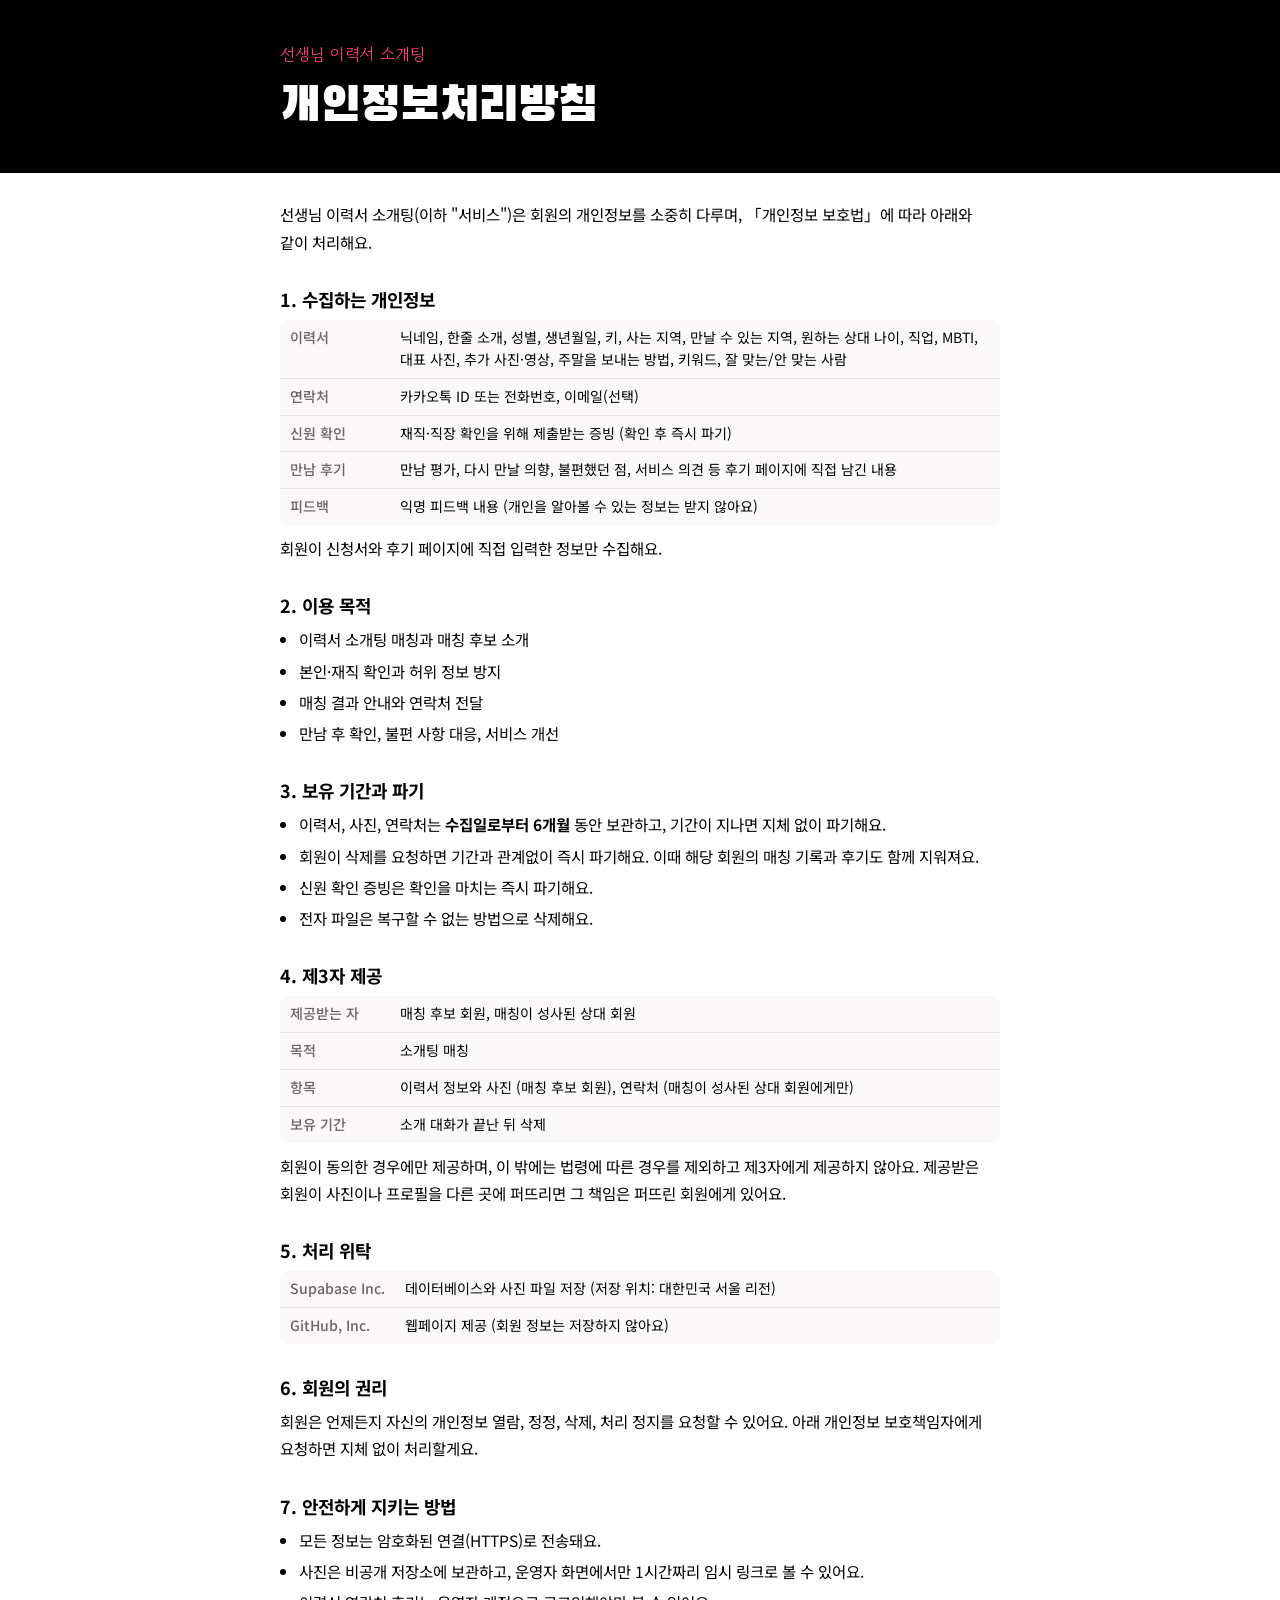
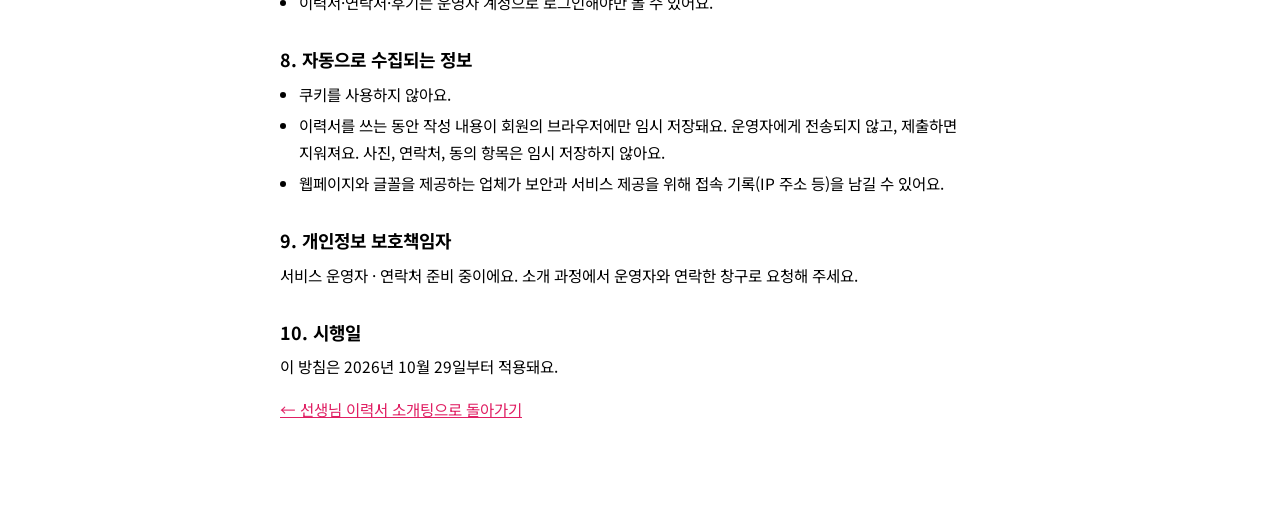
<file: privacy.html>
<!doctype html>
<html lang="ko">
<head>
  <meta charset="utf-8">
  <meta name="viewport" content="width=device-width, initial-scale=1">
  <title>개인정보처리방침 · 선생님 이력서 소개팅</title>
  <link rel="preconnect" href="https://fonts.googleapis.com">
  <link rel="preconnect" href="https://fonts.gstatic.com" crossorigin>
  <link href="https://fonts.googleapis.com/css2?family=Black+Han+Sans&family=Gowun+Dodum&family=Noto+Sans+KR:wght@400;500;700&display=swap" rel="stylesheet">
  <link rel="stylesheet" href="styles.css">
</head>
<body class="policy-page">
  <header class="review-head">
    <div class="wrap">
      <p class="hero-brand"><a href="./" class="brand-link">선생님 이력서 소개팅</a></p>
      <h1 class="review-title">개인정보처리방침</h1>
    </div>
  </header>

  <main class="wrap policy">
    <p>선생님 이력서 소개팅(이하 "서비스")은 회원의 개인정보를 소중히 다루며, 「개인정보 보호법」에 따라 아래와 같이 처리해요.</p>

    <h2>1. 수집하는 개인정보</h2>
    <table class="consent-table">
      <tr><th scope="row">이력서</th><td>닉네임, 한줄 소개, 성별, 생년월일, 키, 사는 지역, 만날 수 있는 지역, 원하는 상대 나이, 직업, MBTI, 대표 사진, 추가 사진·영상, 주말을 보내는 방법, 키워드, 잘 맞는/안 맞는 사람</td></tr>
      <tr><th scope="row">연락처</th><td>카카오톡 ID 또는 전화번호, 이메일(선택)</td></tr>
      <tr><th scope="row">신원 확인</th><td>재직·직장 확인을 위해 제출받는 증빙 (확인 후 즉시 파기)</td></tr>
      <tr><th scope="row">만남 후기</th><td>만남 평가, 다시 만날 의향, 불편했던 점, 서비스 의견 등 후기 페이지에 직접 남긴 내용</td></tr>
      <tr><th scope="row">피드백</th><td>익명 피드백 내용 (개인을 알아볼 수 있는 정보는 받지 않아요)</td></tr>
    </table>
    <p>회원이 신청서와 후기 페이지에 직접 입력한 정보만 수집해요.</p>

    <h2>2. 이용 목적</h2>
    <ul>
      <li>이력서 소개팅 매칭과 매칭 후보 소개</li>
      <li>본인·재직 확인과 허위 정보 방지</li>
      <li>매칭 결과 안내와 연락처 전달</li>
      <li>만남 후 확인, 불편 사항 대응, 서비스 개선</li>
    </ul>

    <h2>3. 보유 기간과 파기</h2>
    <ul>
      <li>이력서, 사진, 연락처는 <b>수집일로부터 6개월</b> 동안 보관하고, 기간이 지나면 지체 없이 파기해요.</li>
      <li>회원이 삭제를 요청하면 기간과 관계없이 즉시 파기해요. 이때 해당 회원의 매칭 기록과 후기도 함께 지워져요.</li>
      <li>신원 확인 증빙은 확인을 마치는 즉시 파기해요.</li>
      <li>전자 파일은 복구할 수 없는 방법으로 삭제해요.</li>
    </ul>

    <h2>4. 제3자 제공</h2>
    <table class="consent-table">
      <tr><th scope="row">제공받는 자</th><td>매칭 후보 회원, 매칭이 성사된 상대 회원</td></tr>
      <tr><th scope="row">목적</th><td>소개팅 매칭</td></tr>
      <tr><th scope="row">항목</th><td>이력서 정보와 사진 (매칭 후보 회원), 연락처 (매칭이 성사된 상대 회원에게만)</td></tr>
      <tr><th scope="row">보유 기간</th><td>소개 대화가 끝난 뒤 삭제</td></tr>
    </table>
    <p>회원이 동의한 경우에만 제공하며, 이 밖에는 법령에 따른 경우를 제외하고 제3자에게 제공하지 않아요. 제공받은 회원이 사진이나 프로필을 다른 곳에 퍼뜨리면 그 책임은 퍼뜨린 회원에게 있어요.</p>

    <h2>5. 처리 위탁</h2>
    <table class="consent-table">
      <tr><th scope="row">Supabase Inc.</th><td>데이터베이스와 사진 파일 저장 (저장 위치: 대한민국 서울 리전)</td></tr>
      <tr><th scope="row">GitHub, Inc.</th><td>웹페이지 제공 (회원 정보는 저장하지 않아요)</td></tr>
    </table>

    <h2>6. 회원의 권리</h2>
    <p>회원은 언제든지 자신의 개인정보 열람, 정정, 삭제, 처리 정지를 요청할 수 있어요. 아래 개인정보 보호책임자에게 요청하면 지체 없이 처리할게요.</p>

    <h2>7. 안전하게 지키는 방법</h2>
    <ul>
      <li>모든 정보는 암호화된 연결(HTTPS)로 전송돼요.</li>
      <li>사진은 비공개 저장소에 보관하고, 운영자 화면에서만 1시간짜리 임시 링크로 볼 수 있어요.</li>
      <li>이력서·연락처·후기는 운영자 계정으로 로그인해야만 볼 수 있어요.</li>
    </ul>

    <h2>8. 자동으로 수집되는 정보</h2>
    <ul>
      <li>쿠키를 사용하지 않아요.</li>
      <li>이력서를 쓰는 동안 작성 내용이 회원의 브라우저에만 임시 저장돼요. 운영자에게 전송되지 않고, 제출하면 지워져요. 사진, 연락처, 동의 항목은 임시 저장하지 않아요.</li>
      <li>웹페이지와 글꼴을 제공하는 업체가 보안과 서비스 제공을 위해 접속 기록(IP 주소 등)을 남길 수 있어요.</li>
    </ul>

    <h2>9. 개인정보 보호책임자</h2>
    <p>서비스 운영자 · <span id="privacy-contact">연락처 준비 중이에요. 소개 과정에서 운영자와 연락한 창구로 요청해 주세요.</span></p>

    <h2>10. 시행일</h2>
    <p>이 방침은 2026년 10월 29일부터 적용돼요.</p>

    <p><a href="./" class="inline-link">← 선생님 이력서 소개팅으로 돌아가기</a></p>
  </main>

  <script src="config.js"></script>
  <script>
    (function () {
      var c = (window.APP_CONFIG || {}).PRIVACY_CONTACT;
      if (c) document.getElementById("privacy-contact").textContent = "문의: " + c;
    })();
  </script>
</body>
</html>
</file>
<file: styles.css>
:root {
  --ink: #000000;
  --paper: #ffffff;
  --pink: #ff3b7f;
  --pink-deep: #e01f63;
  --blush: #ffe6ef;
  --line: #e4dfe2;
  --muted: #6b6468;
  --error: #c4122f;
  --radius-pill: 999px;
  --radius-field: 10px;
  --display: "Black Han Sans", "Noto Sans KR", sans-serif;
  --body: "Noto Sans KR", system-ui, sans-serif;
  --soft: "Gowun Dodum", "Noto Sans KR", sans-serif;
}

*, *::before, *::after { box-sizing: border-box; }
[hidden] { display: none !important; }

html { scroll-behavior: smooth; }
@media (prefers-reduced-motion: reduce) { html { scroll-behavior: auto; } }

body {
  margin: 0;
  background: var(--paper);
  color: var(--ink);
  font-family: var(--body);
  font-size: 17px;
  line-height: 1.75;
  word-break: keep-all;
  -webkit-font-smoothing: antialiased;
}

h1, h2, h3 { margin: 0; line-height: 1.25; }
h2 { font-size: 1.5rem; font-weight: 700; margin-bottom: 1rem; }
p { margin: 0 0 1rem; }

.wrap { width: min(100% - 32px, 720px); margin-inline: auto; }

.skip {
  position: absolute; left: 16px; top: -48px;
  background: var(--pink); color: #fff; padding: 8px 14px; border-radius: 8px;
  z-index: 10;
}
.skip:focus { top: 16px; }

.sr-only {
  position: absolute; width: 1px; height: 1px; overflow: hidden;
  clip: rect(0 0 0 0); white-space: nowrap;
}

:focus-visible { outline: 3px solid var(--pink); outline-offset: 3px; }

/* ---------- Hero ---------- */
.hero {
  background: var(--ink);
  color: var(--paper);
  padding: clamp(48px, 10vw, 112px) 0 clamp(56px, 10vw, 120px);
}
.hero-inner { width: min(100% - 32px, 720px); margin-inline: auto; }
.hero-brand {
  font-family: var(--soft);
  color: var(--pink);
  font-size: 1.05rem;
  margin-bottom: 1.5rem;
}
.hero-title {
  font-family: var(--display);
  font-weight: 400;
  font-size: clamp(2.6rem, 9vw, 4.75rem);
  line-height: 1.12;
  letter-spacing: -0.01em;
  margin-bottom: 2.5rem;
}
.hero-cta { font-size: 1.1rem; }

/* ---------- Buttons ---------- */
.btn {
  display: inline-flex; align-items: center; justify-content: center;
  min-height: 48px; padding: 0 26px;
  border-radius: var(--radius-pill);
  border: 2px solid transparent;
  font: 700 1rem var(--body);
  text-decoration: none; cursor: pointer;
}
.btn-pink { background: var(--pink); color: #fff; }
.btn-pink:hover { background: var(--pink-deep); }
.btn-dark { background: var(--ink); color: #fff; }
.btn-ghost { background: transparent; color: var(--ink); border-color: var(--ink); }
.btn[disabled] { opacity: .55; cursor: progress; }

/* ---------- Intro ---------- */
.intro { padding: 64px 0 24px; }
.lead { font-size: 1.25rem; font-weight: 500; }

.two-col {
  display: grid; gap: 40px;
  padding: 32px 0;
}
@media (min-width: 720px) { .two-col { grid-template-columns: 1fr 1fr; } }

.who { margin: 0; }
.who dt { font-weight: 700; color: var(--pink-deep); }
.who dd { margin: 0 0 1rem; }

.howto { margin: 0; padding: 0; list-style: none; counter-reset: step; }
.howto li {
  counter-increment: step;
  position: relative; padding-left: 44px; margin-bottom: 1rem;
}
.howto li::before {
  content: counter(step);
  position: absolute; left: 0; top: 2px;
  width: 30px; height: 30px; border-radius: 50%;
  background: var(--ink); color: #fff;
  font: 400 1rem/30px var(--display); text-align: center;
}
.howto strong { display: block; }

.caution { padding: 0 0 72px; }
.caution-lead { color: var(--muted); margin: -4px 0 16px; }
.caution ol { margin: 0; padding: 0; list-style: none; counter-reset: caution; }
.caution li {
  counter-increment: caution;
  position: relative;
  padding: 16px 0 16px 44px;
  border-bottom: 1px solid var(--line);
  line-height: 1.7;
}
.caution li::before {
  content: counter(caution);
  position: absolute; left: 0; top: 16px;
  width: 28px; height: 28px; border-radius: 50%;
  display: grid; place-items: center;
  background: var(--ink); color: #fff;
  font-size: .85rem; font-weight: 700;
}
.caution li strong { display: block; margin-bottom: 4px; }

.promise { padding: 32px 0 72px; }
.promise ul { padding: 0; margin: 0 0 2rem; list-style: none; }
.promise li { padding: 12px 0; border-bottom: 1px solid var(--line); }
.promise li strong { margin-right: .5rem; }
.promise blockquote {
  margin: 0; padding: 0 0 0 20px;
  border-left: 4px solid var(--pink);
  font-family: var(--soft); font-size: 1.15rem;
}

/* ---------- Apply ---------- */
.apply { background: var(--blush); padding: 72px 0 88px; }
.apply-title { font-family: var(--display); font-weight: 400; font-size: clamp(2rem, 6vw, 2.75rem); margin-bottom: 1.5rem; }

.notice {
  background: #fff; border: 2px dashed var(--pink);
  padding: 12px 16px; border-radius: var(--radius-field);
}

.stepper {
  display: flex; gap: 8px; list-style: none; padding: 0; margin: 0 0 20px;
}
.stepper li {
  flex: 1; display: flex; align-items: center; gap: 8px;
  padding: 10px 12px; border-radius: var(--radius-pill);
  background: #fff; color: var(--muted); font-weight: 500; font-size: .95rem;
}
.stepper li span {
  display: inline-grid; place-items: center;
  width: 26px; height: 26px; border-radius: 50%;
  background: var(--line); color: var(--muted);
  font: 400 .9rem var(--display);
}
.stepper li[aria-current="step"] { background: var(--ink); color: #fff; }
.stepper li[aria-current="step"] span { background: var(--pink); color: #fff; }
.stepper li.is-done span { background: var(--ink); color: #fff; }

.sheet {
  background: #fff;
  border-top: 8px solid var(--pink);
  border-radius: 4px 4px 18px 18px;
  padding: clamp(20px, 5vw, 44px);
  box-shadow: 0 1px 0 var(--line);
}
.step { border: 0; margin: 0; padding: 0; min-width: 0; }
.sheet-head {
  font-size: 1.15rem; font-weight: 700;
  padding-bottom: 10px; margin: 8px 0 20px;
  border-bottom: 2px solid var(--ink);
}
.sheet-head:not(:first-of-type) { margin-top: 40px; }

.field { margin: 0 0 22px; border: 0; padding: 0; min-width: 0; }
.field > label, .field > legend { display: block; font-weight: 700; margin-bottom: 6px; padding: 0; }
.field em, .check em {
  font-style: normal; font-weight: 500; font-size: .8rem;
  color: var(--pink-deep); margin-left: 4px;
}
.hint { color: var(--muted); font-size: .9rem; margin: -2px 0 8px; }

input[type="text"], input[type="number"], input[type="email"], select, textarea {
  width: 100%; min-height: 48px;
  padding: 10px 14px;
  border: 1.5px solid var(--line); border-radius: var(--radius-field);
  background: #fff; color: var(--ink);
  font: 400 1rem var(--body);
}
textarea { resize: vertical; line-height: 1.6; }
input:focus, select:focus, textarea:focus { border-color: var(--ink); outline: none; box-shadow: 0 0 0 3px var(--blush); }
input[type="file"] { font: inherit; max-width: 100%; }

.row { display: grid; gap: 0 16px; }
@media (min-width: 600px) { .row { grid-template-columns: repeat(auto-fit, minmax(150px, 1fr)); } }

.choice-row { display: flex; gap: 8px; flex-wrap: wrap; }
.chip { position: relative; cursor: pointer; }
.chip input { position: absolute; opacity: 0; inset: 0; cursor: pointer; }
.chip span {
  display: inline-block; padding: 8px 16px;
  border: 1.5px solid var(--line); border-radius: var(--radius-pill);
  background: #fff; font-size: .95rem;
}
.chip input:checked + span { background: var(--ink); color: #fff; border-color: var(--ink); }
.chip input:focus-visible + span { outline: 3px solid var(--pink); outline-offset: 2px; }

.birth-row { display: grid; grid-template-columns: 1.4fr 1fr 1fr; gap: 8px; max-width: 360px; }
.age-result { margin: 8px 0 0; font-weight: 700; color: var(--pink-deep); }

.range-row { display: flex; align-items: center; gap: 8px; }
.range-row input { width: 96px; flex: none; }
.range-row span { color: var(--muted); white-space: nowrap; }

.draft-notice {
  display: flex; flex-wrap: wrap; gap: 4px 12px; align-items: center; justify-content: space-between;
  background: #fff; border: 1.5px solid var(--ink); border-radius: var(--radius-field);
  padding: 12px 16px; margin-bottom: 16px; font-size: .95rem;
}
.draft-notice p { margin: 0; }
.btn-link {
  background: none; border: 0; padding: 4px 0; cursor: pointer;
  color: var(--pink-deep); font: 500 .95rem var(--body); text-decoration: underline;
}

.inline-link { color: var(--pink-deep); text-decoration: underline; }

.check { display: flex; gap: 10px; align-items: flex-start; font-weight: 500; cursor: pointer; }
.check input { width: 22px; height: 22px; margin-top: 4px; accent-color: var(--pink); flex: none; }

.photo-preview {
  display: block; margin-top: 12px;
  width: 160px; aspect-ratio: 3 / 4; object-fit: cover;
  border-radius: 12px; border: 1.5px solid var(--line);
}

.private-note {
  background: var(--ink); color: #fff;
  padding: 14px 16px; border-radius: var(--radius-field); font-size: .95rem;
}

.invalid { border-color: var(--error) !important; }
.field-error { color: var(--error); font-size: .88rem; margin: 6px 0 0; }
.error { color: var(--error); font-weight: 500; }

.actions { display: flex; gap: 12px; flex-wrap: wrap; align-items: center; margin-top: 28px; }

.done { text-align: left; padding: 24px 0; }
.done h3 { font-family: var(--display); font-weight: 400; font-size: 2rem; margin-bottom: 12px; }
.done:focus { outline: none; }

/* ---------- Feedback ---------- */
.feedback { padding: 72px 0; }
.feedback textarea { margin-top: 14px; }
.status { margin: 0; color: var(--muted); }

.foot { padding: 32px 0 48px; color: var(--muted); font-size: .9rem; border-top: 1px solid var(--line); }

/* ---------- 만남 후기 페이지 ---------- */
.review-head { background: var(--ink); color: var(--paper); padding: 40px 0 36px; }
.review-head .hero-brand { margin-bottom: .5rem; }
.review-title { font-family: var(--display); font-weight: 400; font-size: clamp(2.2rem, 8vw, 3rem); }
.review-main { padding: 28px 0 72px; }
.review-msg { padding: 24px 0; }
.review-msg:focus { outline: none; }
.review-page .sheet { margin-top: 0; }
.review-page .sheet-head:first-of-type { margin-top: 24px; }
.choice-col { display: grid; gap: 8px; justify-items: start; }
.choice-col .chip span { border-radius: 14px; }

/* ---------- 동의 ---------- */
.consent-table { width: 100%; border-collapse: collapse; margin: 10px 0 6px; font-size: .88rem; line-height: 1.55; background: #faf8f9; border-radius: 8px; overflow: hidden; }
.consent-table th, .consent-table td { padding: 7px 10px; border-bottom: 1px solid var(--line); text-align: left; vertical-align: top; }
.consent-table tr:last-child th, .consent-table tr:last-child td { border-bottom: 0; }
.consent-table th { width: 92px; color: var(--muted); font-weight: 500; white-space: nowrap; }
.consent-note { font-size: .85rem; color: var(--muted); margin: 0; }
.foot-link { color: inherit; text-decoration: underline; }

/* ---------- 개인정보처리방침 ---------- */
.policy { padding: 28px 0 72px; font-size: .97rem; }
.policy h2 { font-size: 1.12rem; margin: 32px 0 10px; }
.policy ul { padding-left: 1.2em; margin: 0 0 1rem; }
.policy li { margin-bottom: 4px; }
.policy .consent-table { margin-bottom: 10px; }
.policy .consent-table th { width: 110px; }
.brand-link { color: inherit; text-decoration: none; }
</file>
